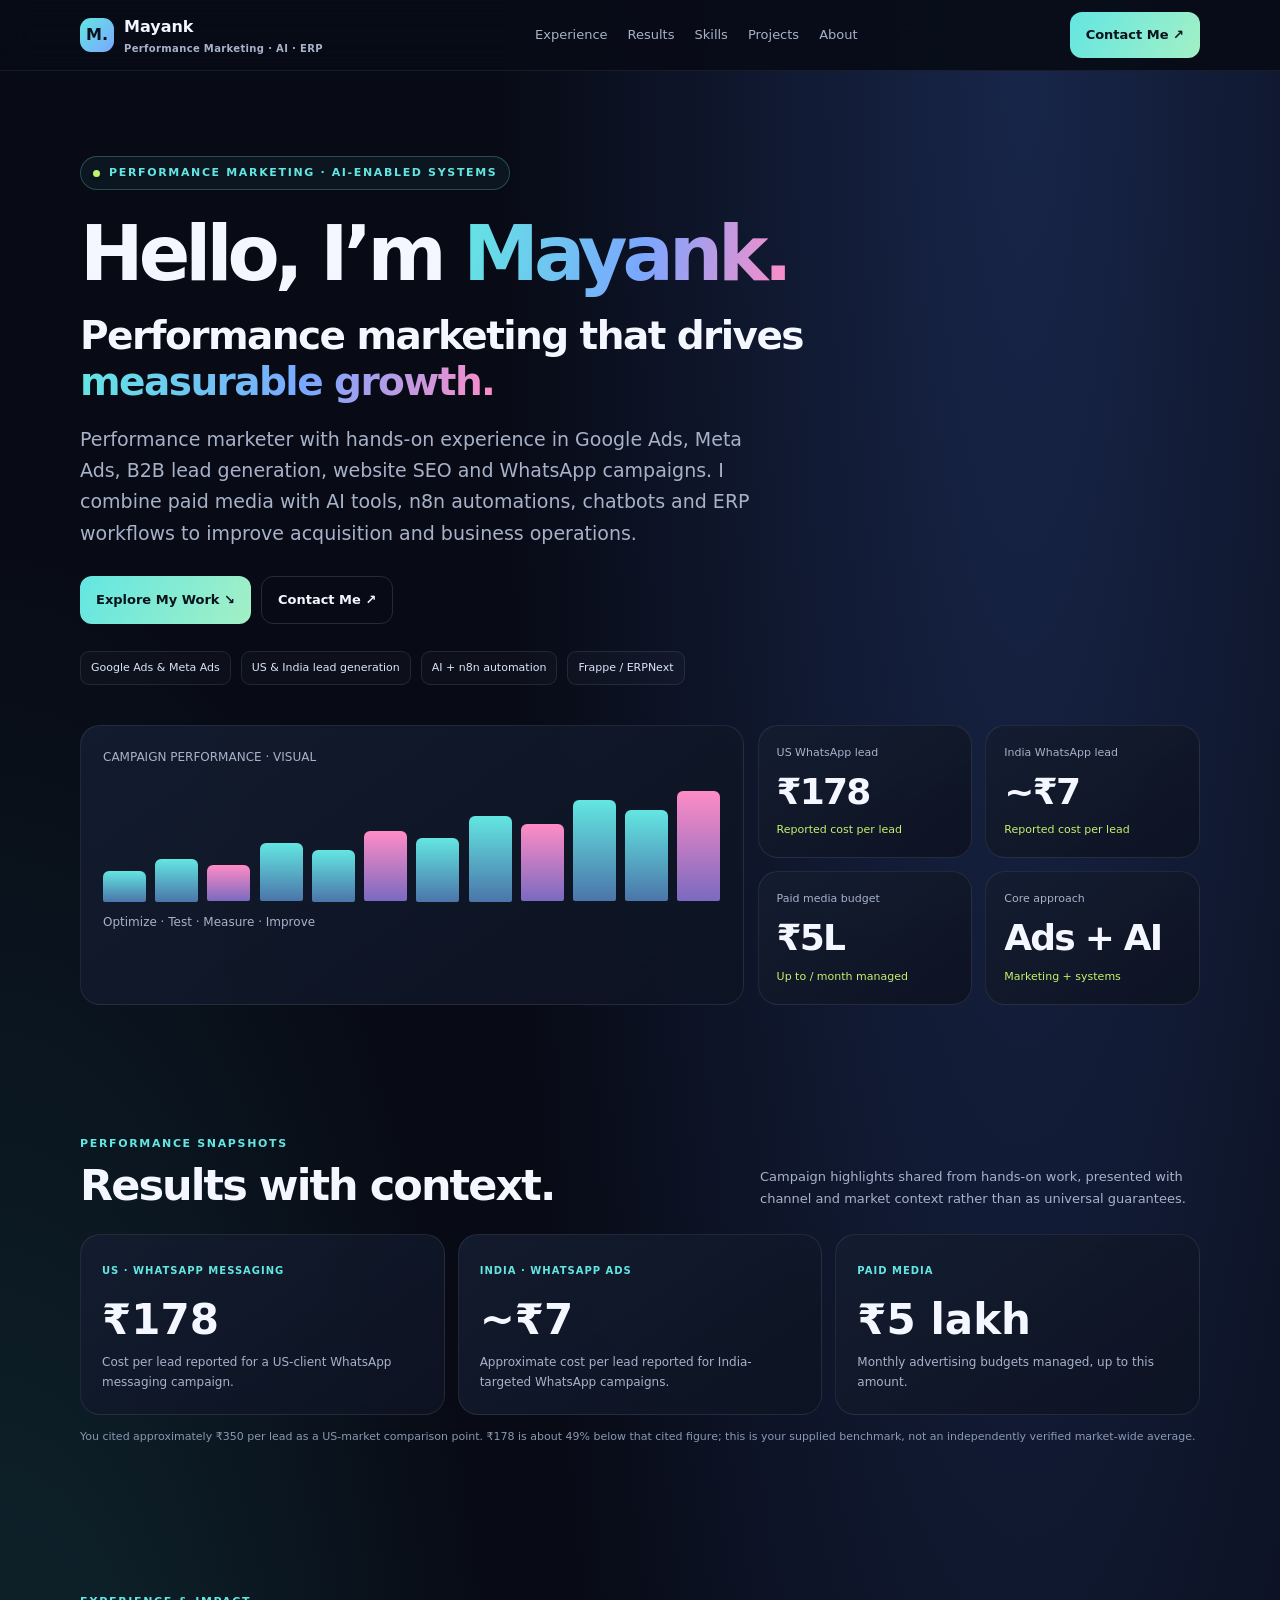
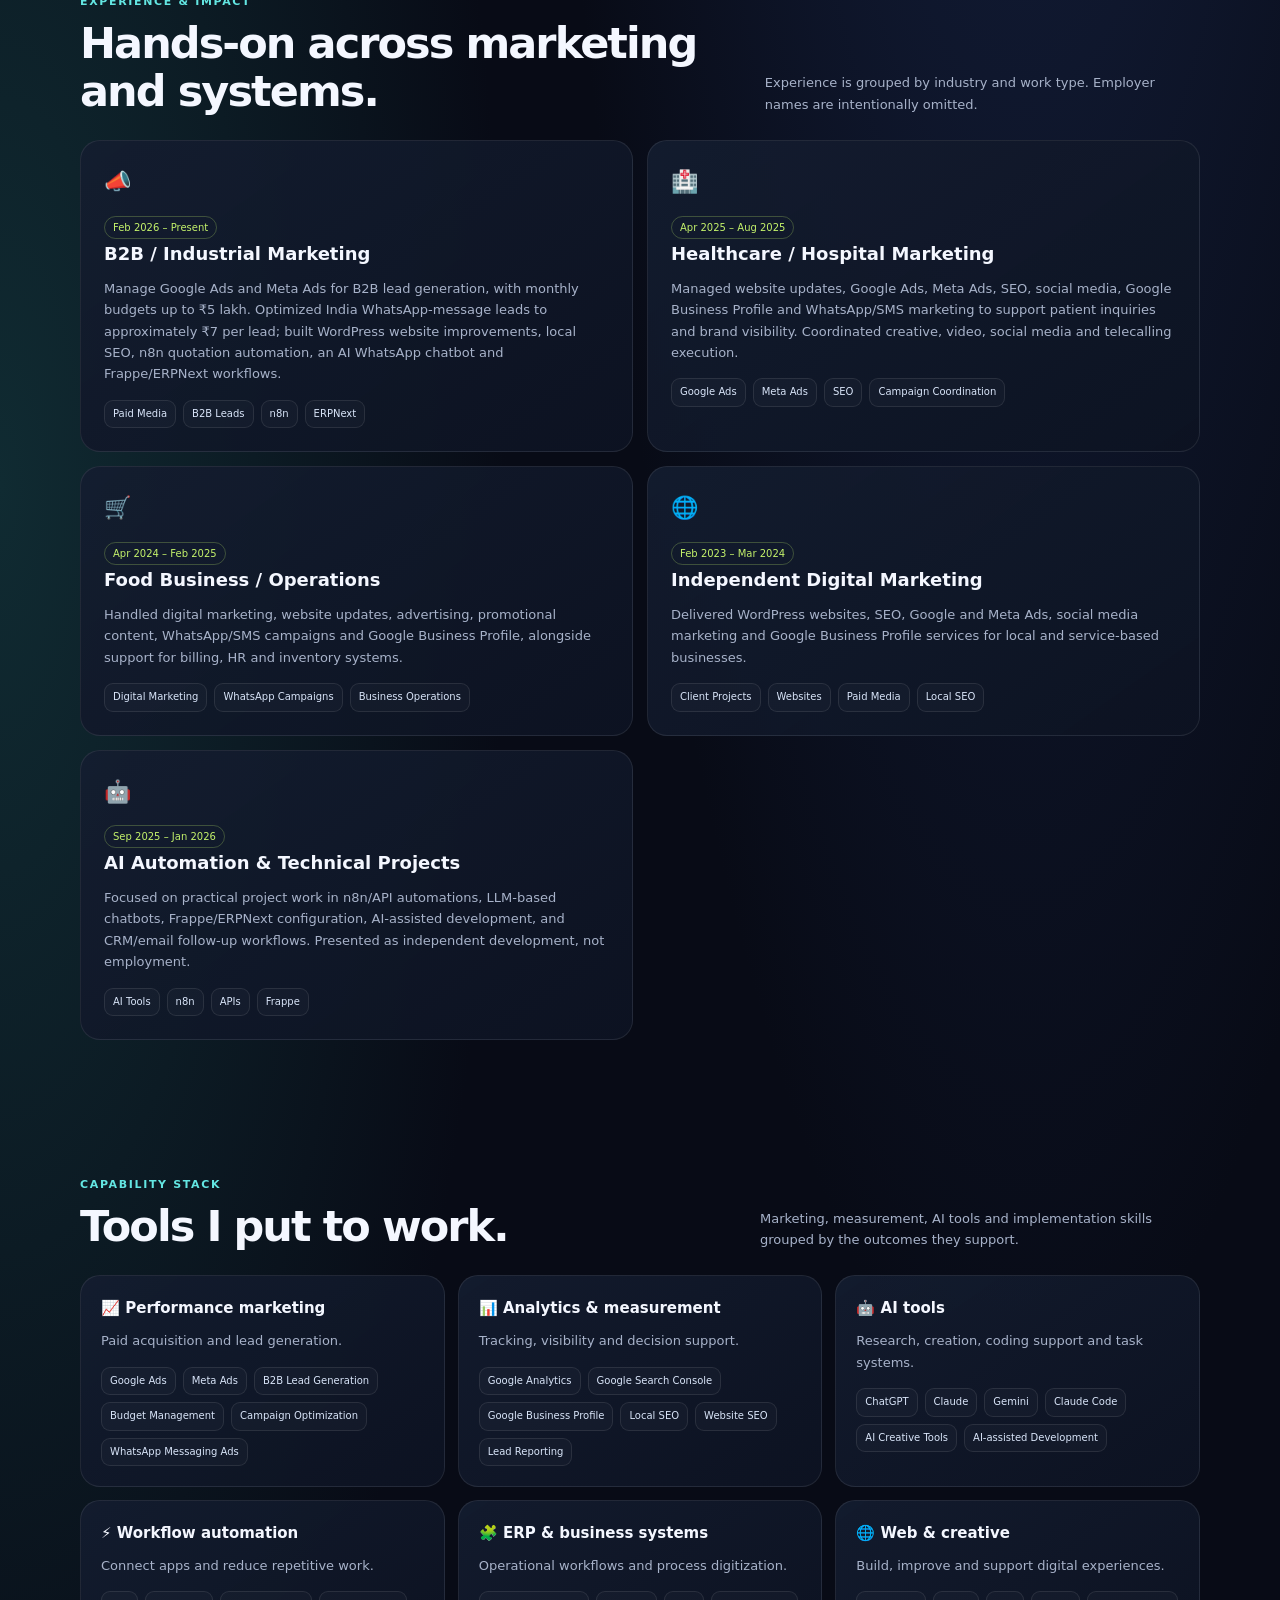
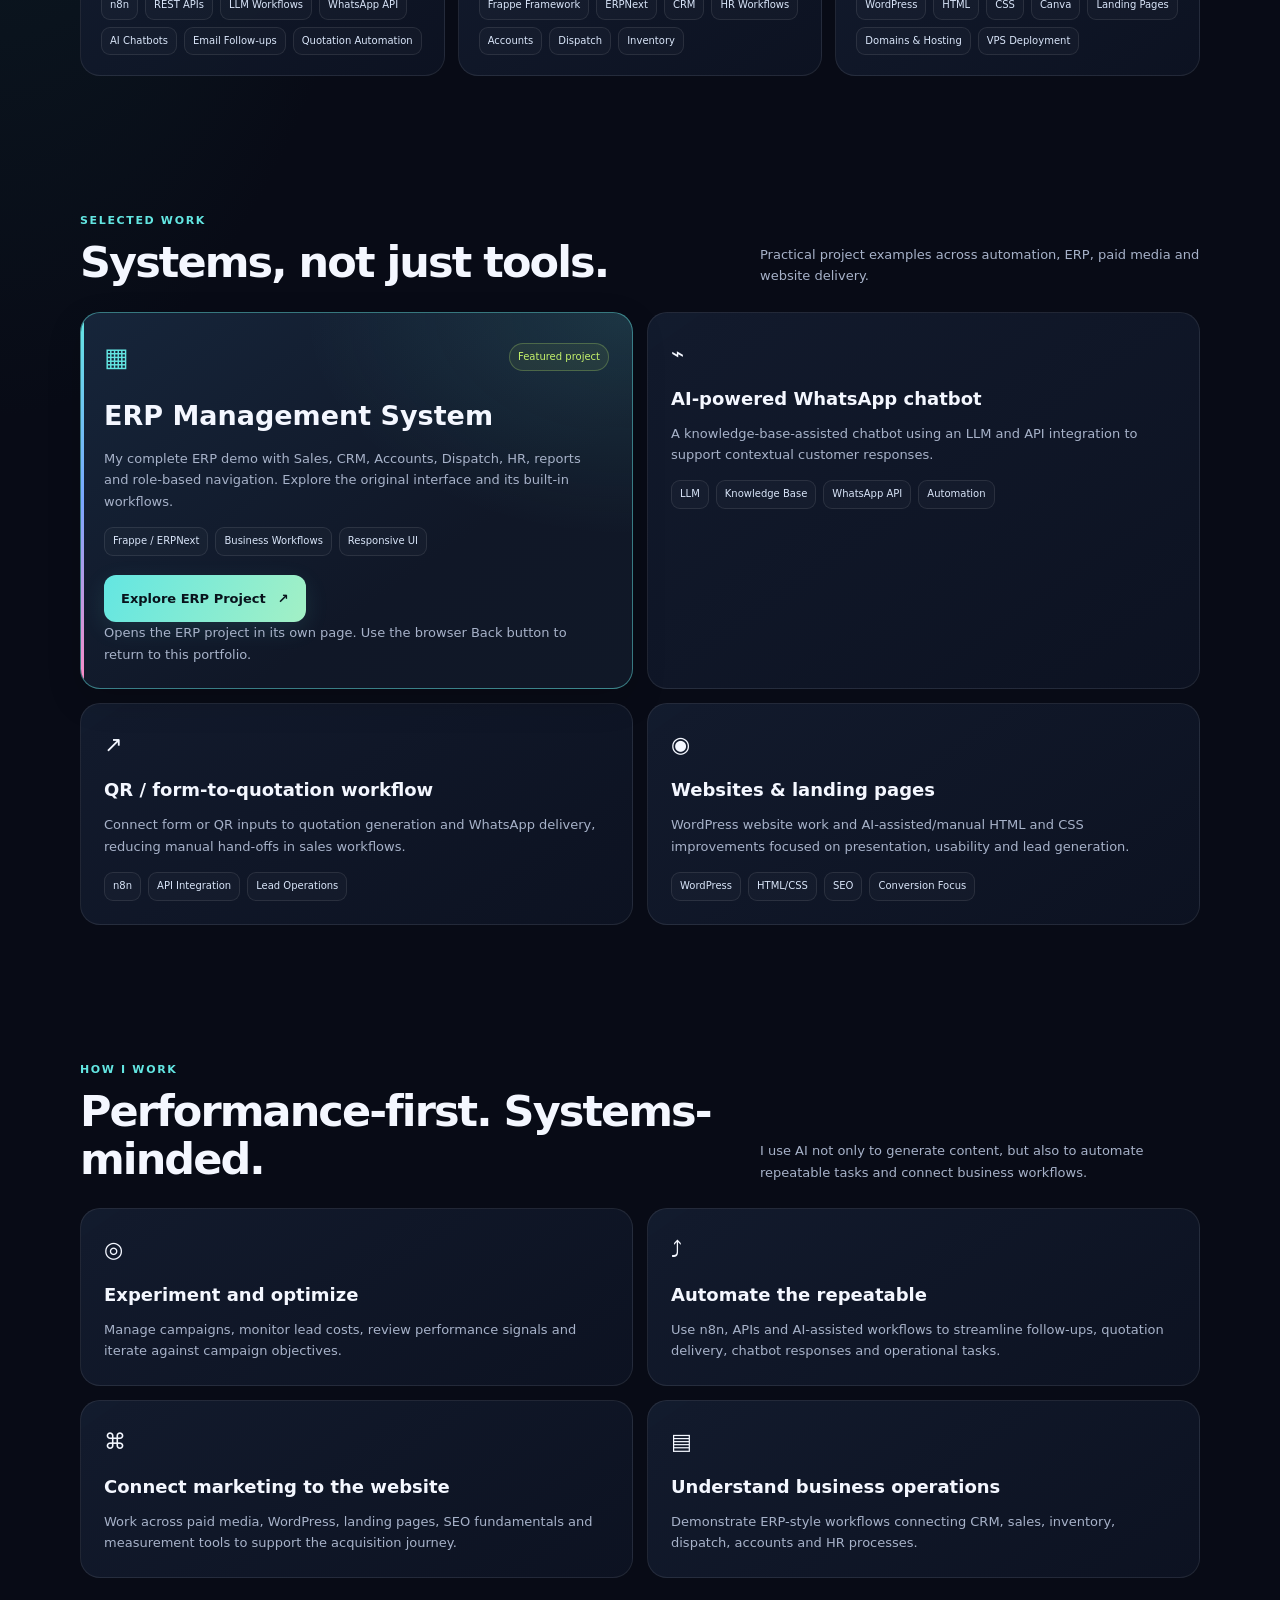
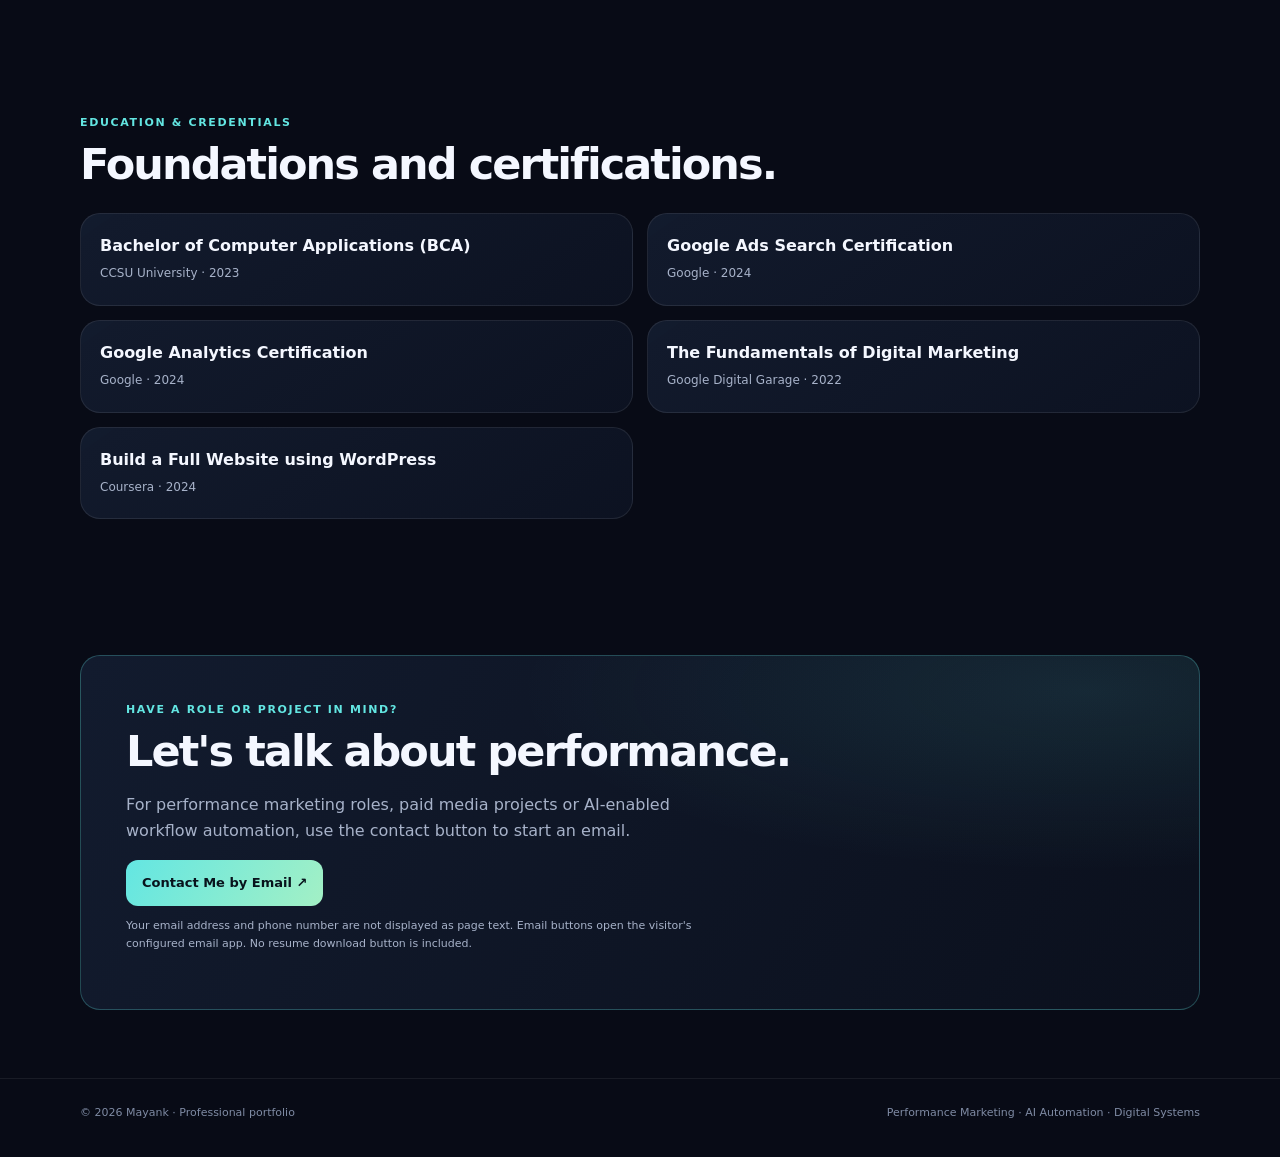
<file: index.html>
<!doctype html><html lang="en"><head><meta charset="utf-8"><meta name="viewport" content="width=device-width,initial-scale=1"><meta name="theme-color" content="#080b16"><meta name="description" content="Mayank — performance marketing, paid media, AI automation and digital systems portfolio."><title>Mayank | Performance Marketing & AI Automation</title><link rel="stylesheet" href="styles.css"></head><body>
<header class="nav"><div class="wrap navin"><a class="brand" href="#home"><span class="mark">M.</span><span>Mayank <small class="brand-sub">Performance Marketing · AI · ERP</small></span></a><nav class="links"><a href="#experience">Experience</a><a href="#results">Results</a><a href="#skills">Skills</a><a href="#projects">Projects</a><a href="#about">About</a></nav><a class="btn primary" href="mailto:dhimayank127@gmail.com?subject=Portfolio%20Enquiry">Contact Me ↗</a></div></header>
<main id="home"><section class="hero"><div class="wrap"><div class="eyebrow"><span class="pulse"></span> Performance Marketing · AI-enabled Systems</div><h1>Hello, I’m <span>Mayank.</span></h1><h2 class="heroheadline">Performance marketing that drives <span>measurable growth.</span></h2><p class="intro">Performance marketer with hands-on experience in Google Ads, Meta Ads, B2B lead generation, website SEO and WhatsApp campaigns. I combine paid media with AI tools, n8n automations, chatbots and ERP workflows to improve acquisition and business operations.</p><div class="actions"><a class="btn primary" href="#projects">Explore My Work ↘</a><a class="btn" href="mailto:dhimayank127@gmail.com?subject=Portfolio%20Enquiry">Contact Me ↗</a></div><div class="chips"><span>Google Ads & Meta Ads</span><span>US & India lead generation</span><span>AI + n8n automation</span><span>Frappe / ERPNext</span></div><div class="heroart"><div class="panel"><div class="muted">CAMPAIGN PERFORMANCE · VISUAL</div><div class="chart"><i style="height:28%"></i><i style="height:39%"></i><i style="height:33%"></i><i style="height:53%"></i><i style="height:47%"></i><i style="height:64%"></i><i style="height:58%"></i><i style="height:78%"></i><i style="height:70%"></i><i style="height:92%"></i><i style="height:83%"></i><i style="height:100%"></i></div><p class="muted">Optimize · Test · Measure · Improve</p></div><div class="metrics"><div class="metric"><small>US WhatsApp lead</small><strong>₹178</strong><em>Reported cost per lead</em></div><div class="metric"><small>India WhatsApp lead</small><strong>~₹7</strong><em>Reported cost per lead</em></div><div class="metric"><small>Paid media budget</small><strong>₹5L</strong><em>Up to / month managed</em></div><div class="metric"><small>Core approach</small><strong>Ads + AI</strong><em>Marketing + systems</em></div></div></div></div></section>
<section class="section" id="results"><div class="wrap"><div class="sectionhead reveal"><div><div class="kicker">Performance snapshots</div><h2>Results with context.</h2></div><p>Campaign highlights shared from hands-on work, presented with channel and market context rather than as universal guarantees.</p></div><div class="results"><article class="result reveal"><label>US · WhatsApp messaging</label><strong>₹178</strong><p>Cost per lead reported for a US-client WhatsApp messaging campaign.</p></article><article class="result reveal"><label>India · WhatsApp ads</label><strong>~₹7</strong><p>Approximate cost per lead reported for India-targeted WhatsApp campaigns.</p></article><article class="result reveal"><label>Paid media</label><strong>₹5 lakh</strong><p>Monthly advertising budgets managed, up to this amount.</p></article></div><p class="note">You cited approximately ₹350 per lead as a US-market comparison point. ₹178 is about 49% below that cited figure; this is your supplied benchmark, not an independently verified market-wide average.</p></div></section>
<section class="section" id="experience"><div class="wrap"><div class="sectionhead reveal"><div><div class="kicker">Experience & impact</div><h2>Hands-on across marketing and systems.</h2></div><p>Experience is grouped by industry and work type. Employer names are intentionally omitted.</p></div><div class="grid2">
<article class="card reveal"><div class="icon">📣</div><span class="pill">Feb 2026 – Present</span><h3>B2B / Industrial Marketing</h3><p>Manage Google Ads and Meta Ads for B2B lead generation, with monthly budgets up to ₹5 lakh. Optimized India WhatsApp-message leads to approximately ₹7 per lead; built WordPress website improvements, local SEO, n8n quotation automation, an AI WhatsApp chatbot and Frappe/ERPNext workflows.</p><div class="tags"><span class="tag">Paid Media</span><span class="tag">B2B Leads</span><span class="tag">n8n</span><span class="tag">ERPNext</span></div></article>
<article class="card reveal"><div class="icon">🏥</div><span class="pill">Apr 2025 – Aug 2025</span><h3>Healthcare / Hospital Marketing</h3><p>Managed website updates, Google Ads, Meta Ads, SEO, social media, Google Business Profile and WhatsApp/SMS marketing to support patient inquiries and brand visibility. Coordinated creative, video, social media and telecalling execution.</p><div class="tags"><span class="tag">Google Ads</span><span class="tag">Meta Ads</span><span class="tag">SEO</span><span class="tag">Campaign Coordination</span></div></article>
<article class="card reveal"><div class="icon">🛒</div><span class="pill">Apr 2024 – Feb 2025</span><h3>Food Business / Operations</h3><p>Handled digital marketing, website updates, advertising, promotional content, WhatsApp/SMS campaigns and Google Business Profile, alongside support for billing, HR and inventory systems.</p><div class="tags"><span class="tag">Digital Marketing</span><span class="tag">WhatsApp Campaigns</span><span class="tag">Business Operations</span></div></article>
<article class="card reveal"><div class="icon">🌐</div><span class="pill">Feb 2023 – Mar 2024</span><h3>Independent Digital Marketing</h3><p>Delivered WordPress websites, SEO, Google and Meta Ads, social media marketing and Google Business Profile services for local and service-based businesses.</p><div class="tags"><span class="tag">Client Projects</span><span class="tag">Websites</span><span class="tag">Paid Media</span><span class="tag">Local SEO</span></div></article>
<article class="card reveal"><div class="icon">🤖</div><span class="pill">Sep 2025 – Jan 2026</span><h3>AI Automation & Technical Projects</h3><p>Focused on practical project work in n8n/API automations, LLM-based chatbots, Frappe/ERPNext configuration, AI-assisted development, and CRM/email follow-up workflows. Presented as independent development, not employment.</p><div class="tags"><span class="tag">AI Tools</span><span class="tag">n8n</span><span class="tag">APIs</span><span class="tag">Frappe</span></div></article>
</div></div></section>
<section class="section" id="skills"><div class="wrap"><div class="sectionhead reveal"><div><div class="kicker">Capability stack</div><h2>Tools I put to work.</h2></div><p>Marketing, measurement, AI tools and implementation skills grouped by the outcomes they support.</p></div><div class="skillgrid">
<div class="skill reveal"><h3>📈 Performance marketing</h3><p>Paid acquisition and lead generation.</p><div class="tags"><span class="tag">Google Ads</span><span class="tag">Meta Ads</span><span class="tag">B2B Lead Generation</span><span class="tag">Budget Management</span><span class="tag">Campaign Optimization</span><span class="tag">WhatsApp Messaging Ads</span></div></div>
<div class="skill reveal"><h3>📊 Analytics & measurement</h3><p>Tracking, visibility and decision support.</p><div class="tags"><span class="tag">Google Analytics</span><span class="tag">Google Search Console</span><span class="tag">Google Business Profile</span><span class="tag">Local SEO</span><span class="tag">Website SEO</span><span class="tag">Lead Reporting</span></div></div>
<div class="skill reveal"><h3>🤖 AI tools</h3><p>Research, creation, coding support and task systems.</p><div class="tags"><span class="tag">ChatGPT</span><span class="tag">Claude</span><span class="tag">Gemini</span><span class="tag">Claude Code</span><span class="tag">AI Creative Tools</span><span class="tag">AI-assisted Development</span></div></div>
<div class="skill reveal"><h3>⚡ Workflow automation</h3><p>Connect apps and reduce repetitive work.</p><div class="tags"><span class="tag">n8n</span><span class="tag">REST APIs</span><span class="tag">LLM Workflows</span><span class="tag">WhatsApp API</span><span class="tag">AI Chatbots</span><span class="tag">Email Follow-ups</span><span class="tag">Quotation Automation</span></div></div>
<div class="skill reveal"><h3>🧩 ERP & business systems</h3><p>Operational workflows and process digitization.</p><div class="tags"><span class="tag">Frappe Framework</span><span class="tag">ERPNext</span><span class="tag">CRM</span><span class="tag">HR Workflows</span><span class="tag">Accounts</span><span class="tag">Dispatch</span><span class="tag">Inventory</span></div></div>
<div class="skill reveal"><h3>🌐 Web & creative</h3><p>Build, improve and support digital experiences.</p><div class="tags"><span class="tag">WordPress</span><span class="tag">HTML</span><span class="tag">CSS</span><span class="tag">Canva</span><span class="tag">Landing Pages</span><span class="tag">Domains & Hosting</span><span class="tag">VPS Deployment</span></div></div>
</div></div></section>
<section class="section" id="projects"><div class="wrap"><div class="sectionhead reveal"><div><div class="kicker">Selected work</div><h2>Systems, not just tools.</h2></div><p>Practical project examples across automation, ERP, paid media and website delivery.</p></div><div class="grid2">
<article class="card reveal erp-featured"><div class="erp-topline"><span class="icon">▦</span><span class="pill">Featured project</span></div><h3>ERP Management System</h3><p>My complete ERP demo with Sales, CRM, Accounts, Dispatch, HR, reports and role-based navigation. Explore the original interface and its built-in workflows.</p><div class="tags"><span class="tag">Frappe / ERPNext</span><span class="tag">Business Workflows</span><span class="tag">Responsive UI</span></div><a class="erp-button" href="./erp-demo/index.html">Explore ERP Project <span>↗</span></a><p class="fine">Opens the ERP project in its own page. Use the browser Back button to return to this portfolio.</p></article>
<article class="card reveal"><div class="icon">⌁</div><h3>AI-powered WhatsApp chatbot</h3><p>A knowledge-base-assisted chatbot using an LLM and API integration to support contextual customer responses.</p><div class="tags"><span class="tag">LLM</span><span class="tag">Knowledge Base</span><span class="tag">WhatsApp API</span><span class="tag">Automation</span></div></article>
<article class="card reveal"><div class="icon">↗</div><h3>QR / form-to-quotation workflow</h3><p>Connect form or QR inputs to quotation generation and WhatsApp delivery, reducing manual hand-offs in sales workflows.</p><div class="tags"><span class="tag">n8n</span><span class="tag">API Integration</span><span class="tag">Lead Operations</span></div></article>
<article class="card reveal"><div class="icon">◉</div><h3>Websites & landing pages</h3><p>WordPress website work and AI-assisted/manual HTML and CSS improvements focused on presentation, usability and lead generation.</p><div class="tags"><span class="tag">WordPress</span><span class="tag">HTML/CSS</span><span class="tag">SEO</span><span class="tag">Conversion Focus</span></div></article>
</div></div></section>
<section class="section" id="about"><div class="wrap"><div class="sectionhead reveal"><div><div class="kicker">How I work</div><h2>Performance-first. Systems-minded.</h2></div><p>I use AI not only to generate content, but also to automate repeatable tasks and connect business workflows.</p></div><div class="grid2"><article class="card reveal"><div class="icon">◎</div><h3>Experiment and optimize</h3><p>Manage campaigns, monitor lead costs, review performance signals and iterate against campaign objectives.</p></article><article class="card reveal"><div class="icon">⤴</div><h3>Automate the repeatable</h3><p>Use n8n, APIs and AI-assisted workflows to streamline follow-ups, quotation delivery, chatbot responses and operational tasks.</p></article><article class="card reveal"><div class="icon">⌘</div><h3>Connect marketing to the website</h3><p>Work across paid media, WordPress, landing pages, SEO fundamentals and measurement tools to support the acquisition journey.</p></article><article class="card reveal"><div class="icon">▤</div><h3>Understand business operations</h3><p>Demonstrate ERP-style workflows connecting CRM, sales, inventory, dispatch, accounts and HR processes.</p></article></div></div></section>
<section class="section"><div class="wrap"><div class="sectionhead reveal"><div><div class="kicker">Education & credentials</div><h2>Foundations and certifications.</h2></div></div><div class="grid2"><div class="edu reveal"><strong>Bachelor of Computer Applications (BCA)</strong><span>CCSU University · 2023</span></div><div class="edu reveal"><strong>Google Ads Search Certification</strong><span>Google · 2024</span></div><div class="edu reveal"><strong>Google Analytics Certification</strong><span>Google · 2024</span></div><div class="edu reveal"><strong>The Fundamentals of Digital Marketing</strong><span>Google Digital Garage · 2022</span></div><div class="edu reveal"><strong>Build a Full Website using WordPress</strong><span>Coursera · 2024</span></div></div></div></section>
<section class="section" id="contact"><div class="wrap"><div class="contactbox reveal"><div class="kicker">Have a role or project in mind?</div><h2>Let's talk about performance.</h2><p>For performance marketing roles, paid media projects or AI-enabled workflow automation, use the contact button to start an email.</p><a class="btn primary" href="mailto:dhimayank127@gmail.com?subject=Portfolio%20Enquiry">Contact Me by Email ↗</a><p class="fine">Your email address and phone number are not displayed as page text. Email buttons open the visitor's configured email app. No resume download button is included.</p></div></div></section></main>
<footer class="footer"><div class="wrap footin"><span>© <span id="year"></span> Mayank · Professional portfolio</span><span>Performance Marketing · AI Automation · Digital Systems</span></div></footer>
<script>document.getElementById('year').textContent=new Date().getFullYear();if('IntersectionObserver'in window){const obs=new IntersectionObserver(es=>es.forEach(e=>{if(e.isIntersecting){e.target.classList.add('visible');obs.unobserve(e.target)}}),{threshold:.12});document.querySelectorAll('.reveal').forEach(el=>obs.observe(el))}else document.querySelectorAll('.reveal').forEach(el=>el.classList.add('visible'));</script></body></html>
</file>
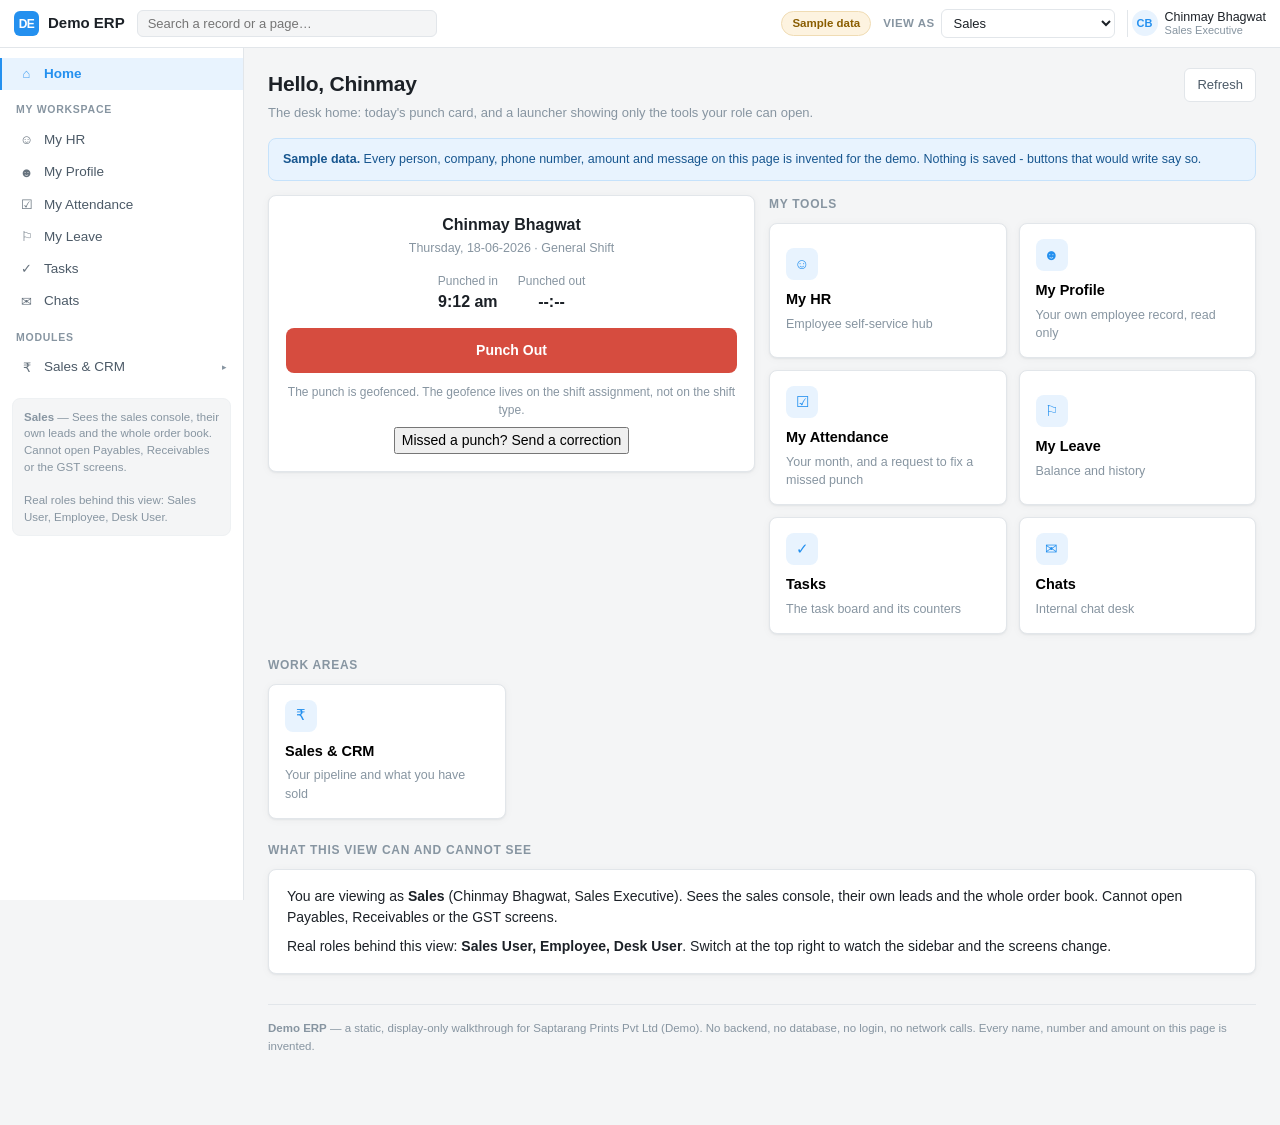
<file: erp-demo/index.html>
<!doctype html>
<html lang="en">
<head>
<meta charset="utf-8">
<meta name="viewport" content="width=device-width, initial-scale=1, viewport-fit=cover">
<meta name="color-scheme" content="light">
<meta name="theme-color" content="#ffffff">
<title>Demo ERP — a static walkthrough</title>
<meta name="description" content="A static, display-only walkthrough of a custom ERP built on an open-source framework. Sample data only.">
<meta name="robots" content="noindex">
<link rel="stylesheet" href="css/app.css">
</head>
<body>
<noscript>
  <div style="max-width:620px;margin:60px auto;padding:24px;font:14px/1.6 system-ui,sans-serif">
    <h1 style="font-size:20px">Demo ERP</h1>
    <p>This walkthrough is drawn in the browser, so it needs JavaScript switched on. There is no server behind it and
    no data is sent anywhere — every screen and every record is built from files in this folder.</p>
  </div>
</noscript>

<script src="data/schema.js"></script>
<script src="data/records.js"></script>
<script src="data/nav.js"></script>
<script src="data/pages.js"></script>
<script src="js/util.js"></script>
<script src="js/shell.js"></script>
<script src="js/router.js"></script>
<script src="js/views/list.js"></script>
<script src="js/views/form.js"></script>
<script src="js/views/kanban.js"></script>
<script src="js/views/report.js"></script>
<script src="js/views/chat.js"></script>
<script src="js/views/pages.js"></script>
<script src="js/views/screens-sales.js"></script>
<script src="js/views/screens-dispatch.js"></script>
<script src="js/views/screens-accounts.js"></script>
<script src="js/views/screens-hr.js"></script>
<script src="js/app.js"></script>
</body>
</html>
</file>
<file: styles.css>
:root{--bg:#080b16;--panel:#101626;--line:#25314a;--text:#f4f7ff;--muted:#a7b2c9;--cyan:#63e6e2;--blue:#7aa7ff;--lime:#c4f26b;--pink:#ff8cc6}*{box-sizing:border-box}html{scroll-behavior:smooth;scroll-padding-top:84px}body{margin:0;background:radial-gradient(ellipse at 80% 0%,#18264a 0,transparent 36%),radial-gradient(ellipse at 0% 35%,#102b32 0,transparent 28%),var(--bg);color:var(--text);font:16px/1.65 Inter,system-ui,sans-serif}a{color:inherit;text-decoration:none}.wrap{width:min(1120px,calc(100% - 36px));margin:auto}.nav{position:sticky;top:0;z-index:20;background:#080b16e8;backdrop-filter:blur(16px);border-bottom:1px solid #ffffff12}.navin{height:70px;display:flex;align-items:center;justify-content:space-between;gap:18px}.brand{display:flex;align-items:center;gap:10px;font-weight:850}.mark{display:grid;place-items:center;width:34px;height:34px;border-radius:11px;background:linear-gradient(135deg,var(--cyan),var(--blue));color:#07111c}.links{display:flex;gap:20px;color:var(--muted);font-size:13px}.links a:hover{color:var(--cyan)}.btn{display:inline-flex;align-items:center;justify-content:center;gap:8px;padding:12px 16px;border-radius:12px;font-weight:750;font-size:13px;border:1px solid #ffffff20;transition:.2s}.btn:hover{transform:translateY(-2px);border-color:var(--cyan)}.primary{background:linear-gradient(120deg,var(--cyan),#a3f0c5);color:#08131c;border:0}.hero{padding:85px 0 62px}.eyebrow,.kicker{color:var(--cyan);font-size:11px;font-weight:850;letter-spacing:.15em;text-transform:uppercase}.eyebrow{display:inline-flex;align-items:center;gap:9px;border:1px solid #63e6e244;background:#63e6e20d;padding:7px 12px;border-radius:99px}.pulse{width:7px;height:7px;border-radius:50%;background:var(--lime);animation:pulse 2s infinite}@keyframes pulse{50%{box-shadow:0 0 0 8px #c4f26b00}}h1{font-size:clamp(43px,7vw,76px);line-height:1.02;letter-spacing:-.065em;max-width:850px;margin:25px 0 20px}h1 span{background:linear-gradient(100deg,var(--cyan),var(--blue) 55%,var(--pink));-webkit-background-clip:text;background-clip:text;color:transparent}.intro{max-width:700px;color:var(--muted);font-size:clamp(16px,2vw,19px)}.actions,.chips,.tags{display:flex;flex-wrap:wrap;gap:10px}.actions{margin:27px 0}.chips span,.tag{font-size:11px;color:#d9e5f9;border:1px solid #ffffff18;background:#ffffff06;border-radius:9px;padding:7px 10px}.heroart{margin-top:40px;display:grid;grid-template-columns:1.2fr .8fr;gap:14px}.panel,.card,.skill,.metric,.result,.edu,.contactbox{border:1px solid #ffffff15;background:linear-gradient(145deg,#141d30e8,#0d1322f2);border-radius:20px}.panel{padding:22px}.chart{height:110px;display:flex;align-items:end;gap:9px;margin-top:24px}.chart i{display:block;flex:1;border-radius:6px 6px 2px 2px;background:linear-gradient(var(--cyan),#4b75a9);transform-origin:bottom;animation:rise .9s ease both}.chart i:nth-child(3n){background:linear-gradient(var(--pink),#7a6ac0)}@keyframes rise{from{transform:scaleY(.04)}to{transform:scaleY(1)}}.muted{color:var(--muted);font-size:12px}.metrics{display:grid;grid-template-columns:1fr 1fr;gap:13px}.metric{padding:18px;display:flex;flex-direction:column;justify-content:space-between;min-height:125px}.metric small{color:var(--muted);font-size:11px}.metric strong{font-size:clamp(25px,3vw,36px);letter-spacing:-.05em}.metric em{font-size:11px;color:var(--lime);font-style:normal}.section{padding:68px 0}.sectionhead{display:flex;justify-content:space-between;align-items:end;gap:20px;margin-bottom:25px}.sectionhead p{color:var(--muted);max-width:440px;font-size:13px;margin:0}h2{font-size:clamp(29px,4vw,43px);line-height:1.12;letter-spacing:-.045em;margin:8px 0 0}.heroheadline{font-size:clamp(24px,4.4vw,39px);line-height:1.18;letter-spacing:-.04em;max-width:790px;margin:0 0 16px}.heroheadline span{background:linear-gradient(100deg,var(--cyan),var(--blue) 55%,var(--pink));-webkit-background-clip:text;background-clip:text;color:transparent}.grid2{display:grid;grid-template-columns:repeat(2,minmax(0,1fr));gap:14px}.card{padding:23px;transition:.25s}.card:hover,.skill:hover{transform:translateY(-4px);border-color:#63e6e255}.card h3,.skill h3{margin:0 0 9px;font-size:18px}.card p,.skill p{margin:0;color:var(--muted);font-size:13px}.icon{font-size:22px;margin-bottom:12px}.tags{margin-top:15px;gap:7px}.tag{padding:5px 8px;font-size:10px}.results{display:grid;grid-template-columns:repeat(3,1fr);gap:13px}.result{padding:21px}.result label{color:var(--cyan);font-size:10px;font-weight:850;letter-spacing:.1em;text-transform:uppercase}.result strong{display:block;font-size:clamp(27px,4vw,42px);line-height:1.2;margin:12px 0 8px}.result p{font-size:12px;color:var(--muted);margin:0}.note{font-size:11px;color:#8998b3;margin-top:13px}.skillgrid{display:grid;grid-template-columns:repeat(3,minmax(0,1fr));gap:13px}.skill{padding:20px;transition:.25s}.skill h3{font-size:15px}.projectlink{display:inline-flex;margin-top:15px;color:var(--cyan);font-size:12px;font-weight:800}.pill{font-size:10px;color:var(--lime);border:1px solid #c4f26b40;border-radius:99px;padding:5px 8px}.edu{padding:19px}.edu strong{display:block}.edu span{color:var(--muted);font-size:12px}.contactbox{padding:clamp(24px,5vw,45px);background:radial-gradient(ellipse at 90% 10%,#63e6e21b,transparent 40%),linear-gradient(120deg,#121b2e,#0b101d);border-color:#63e6e244}.contactbox p{color:var(--muted);max-width:600px}.fine{font-size:11px;color:#8492ac}.footer{padding:25px 0 35px;color:#7f8ba4;font-size:11px;border-top:1px solid #ffffff12}.footin{display:flex;justify-content:space-between;gap:15px;flex-wrap:wrap}.reveal{opacity:0;transform:translateY(14px);transition:opacity .6s,transform .6s}.reveal.visible{opacity:1;transform:none}@media(max-width:760px){.links{display:none}.hero{padding-top:62px}.heroart{grid-template-columns:1fr}.section{padding:50px 0}.sectionhead{display:block}.sectionhead p{margin-top:12px}.grid2,.skillgrid{grid-template-columns:1fr}.results{grid-template-columns:1fr}.navin{height:63px}.metrics{grid-template-columns:1fr 1fr}}@media(prefers-reduced-motion:reduce){*,*:before,*:after{animation:none!important;transition:none!important;scroll-behavior:auto!important}.reveal{opacity:1;transform:none}}
/* Portfolio brand and featured ERP project */
.brand-sub{display:block;color:var(--muted);font-size:10px;font-weight:650;letter-spacing:.035em;line-height:1.35;margin-top:2px}
.erp-featured{position:relative;overflow:hidden;border-color:#63e6e277;background:radial-gradient(ellipse at 100% 0%,#63e6e222,transparent 42%),linear-gradient(145deg,#16253a,#101727 65%,#101827);box-shadow:0 12px 34px #00000026}
.erp-featured:before{content:"";position:absolute;inset:0 auto 0 0;width:3px;background:linear-gradient(var(--cyan),var(--blue),var(--pink))}
.erp-topline{display:flex;align-items:center;justify-content:space-between;gap:12px}
.erp-topline .icon{margin:0;color:var(--cyan);font-size:26px}
.erp-featured h3{font-size:clamp(21px,3vw,27px);margin-top:16px}
.erp-featured .pill{background:#c4f26b12}
.erp-button{display:inline-flex;align-items:center;justify-content:center;gap:12px;margin-top:19px;padding:13px 17px;border-radius:12px;background:linear-gradient(115deg,var(--cyan),#a3f0c5);color:#08131c;font-size:13px;font-weight:850;box-shadow:0 7px 24px #63e6e21c;transition:transform .2s,box-shadow .2s}
.erp-button:hover{transform:translateY(-3px);box-shadow:0 12px 30px #63e6e240}
@media(max-width:760px){.brand-sub{font-size:9px}.erp-button{width:100%}}
</file>
<file: erp-demo/css/app.css>
/* Demo ERP - static display-only demo. Hand-written CSS, no frameworks. */
:root{
  --bg:#f4f5f6; --panel:#fff; --line:#e2e6ea; --line-soft:#eef1f3;
  --ink:#1c2127; --ink-2:#4c5a67; --ink-3:#8795a1;
  --accent:#2490ef; --accent-ink:#fff; --accent-soft:#e8f3fe;
  --green:#38a169; --green-soft:#e7f6ec;
  --amber:#c9881a; --amber-soft:#fdf3e0;
  --red:#d64c3f;  --red-soft:#fdecea;
  --purple:#7b5ea7; --purple-soft:#f1ebfa;
  --cyan:#1f8a9b; --cyan-soft:#e4f4f6;
  --pink:#c2558b; --pink-soft:#fbeaf3;
  --grey:#7a8793; --grey-soft:#eef0f2;
  --radius:8px; --shadow:0 1px 2px rgba(25,39,52,.06),0 1px 10px rgba(25,39,52,.04);
  --side:244px; --top:48px;
}
*{box-sizing:border-box}
html,body{margin:0;padding:0}
/* overflow-x:clip, not hidden: clip does not create a scroll container, so the
   sticky chat composer still sticks. hidden is the fallback for older engines. */
html{overflow-x:hidden;overflow-x:clip}
body{overflow-x:hidden;overflow-x:clip}
body{
  background:var(--bg); color:var(--ink);
  font:14px/1.5 -apple-system,BlinkMacSystemFont,"Segoe UI",Roboto,"Helvetica Neue",Arial,sans-serif;
  -webkit-font-smoothing:antialiased;
}
a{color:var(--accent);text-decoration:none}
a:hover{text-decoration:underline}
button{font:inherit;cursor:pointer}
h1,h2,h3,h4{margin:0;font-weight:600;letter-spacing:-.01em}
table{border-collapse:collapse;width:100%}

/* ---------- top bar ---------- */
.topbar{
  position:fixed;top:0;left:0;right:0;height:var(--top);z-index:40;
  background:var(--panel);border-bottom:1px solid var(--line);
  display:flex;align-items:center;gap:12px;padding:0 14px;
}
.brand{display:flex;align-items:center;gap:9px;font-weight:700;font-size:15px;white-space:nowrap}
.brand .logo{
  width:25px;height:25px;border-radius:6px;background:var(--accent);color:#fff;
  display:grid;place-items:center;font-size:12px;font-weight:700;letter-spacing:-.5px;
}
.burger,.iconbtn{
  display:none;background:var(--panel);border:1px solid var(--line);border-radius:6px;
  width:32px;height:30px;color:var(--ink-2);line-height:1;
  align-items:center;justify-content:center;flex:none;
}
.burger:hover,.iconbtn:hover{background:var(--bg);color:var(--ink)}
.topbar .spacer{flex:1}
.samplechip{
  background:var(--amber-soft);color:#8a5d00;border:1px solid #f0dcb4;
  border-radius:999px;padding:3px 10px;font-size:11.5px;font-weight:600;white-space:nowrap;
}
.topsearch{
  flex:0 1 300px;min-width:0;background:var(--bg);border:1px solid var(--line);
  border-radius:6px;padding:5px 10px;font-size:13px;color:var(--ink);
}
.roleswitch{display:flex;align-items:center;gap:6px}
.roleswitch label{font-size:11.5px;color:var(--ink-3);font-weight:600;text-transform:uppercase;letter-spacing:.04em}
.roleswitch select{
  background:var(--panel);border:1px solid var(--line);border-radius:6px;
  padding:5px 8px;font-size:13px;color:var(--ink);
}
.whoami{
  display:flex;align-items:center;gap:7px;padding-left:4px;border-left:1px solid var(--line);
}
.avatar{
  width:26px;height:26px;border-radius:50%;background:var(--accent-soft);color:var(--accent);
  display:grid;place-items:center;font-size:11px;font-weight:700;
}
.whoami .nm{font-size:12.5px;line-height:1.15}
.whoami .nm small{display:block;color:var(--ink-3);font-size:11px}

/* ---------- sidebar ---------- */
.sidebar{
  position:fixed;top:var(--top);bottom:0;left:0;width:var(--side);z-index:30;
  background:var(--panel);border-right:1px solid var(--line);
  overflow-y:auto;padding:10px 0 40px;
}
.side-h{
  padding:12px 16px 6px;font-size:10.5px;font-weight:700;color:var(--ink-3);
  text-transform:uppercase;letter-spacing:.07em;
}
.side-item{
  display:flex;align-items:center;gap:9px;width:100%;text-align:left;
  padding:6px 16px;border:0;background:none;color:var(--ink-2);font-size:13.5px;
  border-left:2px solid transparent;
}
.side-item:hover{background:var(--bg);color:var(--ink)}
.side-item.on{background:var(--accent-soft);color:var(--accent);font-weight:600;border-left-color:var(--accent)}
.side-item .ic{width:17px;text-align:center;font-size:13px;opacity:.85;flex:none}
.side-item .tw{flex:1;min-width:0;overflow:hidden;text-overflow:ellipsis;white-space:nowrap}
.side-item .caret{font-size:9px;color:var(--ink-3);flex:none;transition:transform .15s}
.side-item.open .caret{transform:rotate(90deg)}
.side-kids .side-item{padding-left:42px;font-size:13px}
.side-kids{display:none}
.side-kids.open{display:block}
.side-scrim{display:none}
.side-note{
  margin:14px 12px 0;padding:10px 11px;border-radius:var(--radius);
  background:var(--bg);border:1px solid var(--line-soft);font-size:11.5px;color:var(--ink-3);line-height:1.45;
}

/* ---------- main ---------- */
.main{margin:var(--top) 0 0 var(--side);padding:20px 24px 70px;max-width:1360px}
.crumbs{font-size:12px;color:var(--ink-3);margin-bottom:6px}
.crumbs button{background:none;border:0;color:var(--ink-3);padding:0;font-size:12px}
.crumbs button:hover{color:var(--accent);text-decoration:underline}
.pagehead{display:flex;align-items:flex-start;gap:14px;flex-wrap:wrap;margin-bottom:16px}
.pagehead h1{font-size:21px}
.pagehead .sub{color:var(--ink-3);font-size:13px;margin-top:3px;max-width:760px}
.pagehead .acts{margin-left:auto;display:flex;gap:8px;flex-wrap:wrap}

.btn{
  border:1px solid var(--line);background:var(--panel);color:var(--ink-2);
  border-radius:6px;padding:6px 12px;font-size:13px;font-weight:500;
}
.btn:hover{background:var(--bg);color:var(--ink)}
.btn.primary{background:var(--accent);border-color:var(--accent);color:var(--accent-ink);font-weight:600}
.btn.primary:hover{background:#1b7fd6;color:#fff}
.btn.danger{color:var(--red);border-color:#f2cfcb}
.btn.sm{padding:3px 9px;font-size:12px}
.btn.on{background:var(--accent-soft);border-color:#b8dcfb;color:var(--accent);font-weight:600}
.btn[disabled]{opacity:.5;cursor:not-allowed}

.card{background:var(--panel);border:1px solid var(--line);border-radius:var(--radius);box-shadow:var(--shadow)}
.card-pad{padding:16px 18px}
.sec{font-size:12px;font-weight:700;color:var(--ink-3);text-transform:uppercase;letter-spacing:.06em;margin:22px 0 10px}
.sec:first-child{margin-top:0}
.muted{color:var(--ink-3)}
.small{font-size:12px}
.nowrap{white-space:nowrap}
.right{text-align:right}
.mono{font-variant-numeric:tabular-nums}

/* ---------- indicators ---------- */
.ind{
  display:inline-flex;align-items:center;gap:5px;font-size:11.5px;font-weight:600;
  padding:2px 8px;border-radius:999px;background:var(--grey-soft);color:var(--grey);white-space:nowrap;
}
.ind::before{content:"";width:6px;height:6px;border-radius:50%;background:currentColor;flex:none}
.ind.green{background:var(--green-soft);color:#2a7a4d}
.ind.amber{background:var(--amber-soft);color:#946312}
.ind.red{background:var(--red-soft);color:#b03a2e}
.ind.blue{background:var(--accent-soft);color:#1b6fbd}
.ind.purple{background:var(--purple-soft);color:#64499a}
.ind.cyan{background:var(--cyan-soft);color:#176d7c}
.ind.pink{background:var(--pink-soft);color:#a8407a}
.ind.grey{background:var(--grey-soft);color:#66717c}
.ind.plain::before{display:none}

/* ---------- filter bar ---------- */
.fbar{
  display:flex;gap:8px;flex-wrap:wrap;align-items:center;
  background:var(--panel);border:1px solid var(--line);border-radius:var(--radius);
  padding:10px 12px;margin-bottom:14px;box-shadow:var(--shadow);
}
.fbar input[type=text],.fbar input[type=date],.fbar input[type=month],.fbar select{
  border:1px solid var(--line);border-radius:6px;padding:5px 9px;font:inherit;font-size:13px;
  background:var(--panel);color:var(--ink);max-width:100%;
}
.fbar input[type=text]{flex:1 1 230px;min-width:150px}
.fbar .count{margin-left:auto;font-size:12px;color:var(--ink-3);white-space:nowrap}
/* display:contents keeps the desktop bar exactly as it was - the wrapper adds
   no box of its own. Below the phone breakpoint it becomes a real panel. */
.fbar-more{display:contents}
.fbar-toggle{display:none}

/* ---------- data table ---------- */
.tablewrap{background:var(--panel);border:1px solid var(--line);border-radius:var(--radius);box-shadow:var(--shadow);overflow-x:auto}
table.dt{font-size:13px;min-width:580px}
table.dt thead th{
  text-align:left;font-size:10.5px;font-weight:700;color:var(--ink-3);
  text-transform:uppercase;letter-spacing:.055em;padding:9px 12px;
  background:var(--bg);border-bottom:1px solid var(--line);white-space:nowrap;
}
table.dt tbody td{padding:9px 12px;border-bottom:1px solid var(--line-soft);vertical-align:middle}
table.dt tbody tr:last-child td{border-bottom:0}
table.dt tbody tr.clickable{cursor:pointer}
table.dt tbody tr.clickable:hover{background:#fafbfc}
table.dt .lnk{color:var(--accent);font-weight:600}
table.dt td.num,table.dt th.num{text-align:right;font-variant-numeric:tabular-nums;white-space:nowrap}
.empty{padding:34px 18px;text-align:center;color:var(--ink-3);font-size:13px}

/* ---------- number cards ---------- */
.cards{display:grid;grid-template-columns:repeat(auto-fill,minmax(176px,1fr));gap:12px;margin-bottom:6px}
.ncard{
  background:var(--panel);border:1px solid var(--line);border-radius:var(--radius);
  padding:13px 15px;box-shadow:var(--shadow);text-align:left;width:100%;
}
.ncard:hover{border-color:#cdd6de}
.ncard .lab{font-size:11.5px;color:var(--ink-3);font-weight:600;text-transform:uppercase;letter-spacing:.04em}
.ncard .val{font-size:25px;font-weight:700;margin-top:5px;letter-spacing:-.02em}
.ncard .hint{font-size:11.5px;color:var(--ink-3);margin-top:3px}
.ncard.c-blue .val{color:var(--accent)} .ncard.c-green .val{color:var(--green)}
.ncard.c-amber .val{color:var(--amber)} .ncard.c-red .val{color:var(--red)}
.ncard.c-purple .val{color:var(--purple)} .ncard.c-grey .val{color:var(--ink-2)}

/* ---------- tiles (home / module landing) ---------- */
.tiles{display:grid;grid-template-columns:repeat(auto-fill,minmax(228px,1fr));gap:12px}
.tile{
  background:var(--panel);border:1px solid var(--line);border-radius:var(--radius);
  padding:15px 16px;box-shadow:var(--shadow);text-align:left;display:block;width:100%;
}
.tile:hover{border-color:var(--accent);box-shadow:0 2px 14px rgba(36,144,239,.12)}
.tile .ic{
  width:32px;height:32px;border-radius:8px;background:var(--accent-soft);color:var(--accent);
  display:grid;place-items:center;font-size:15px;margin-bottom:9px;
}
.tile .t{font-weight:600;font-size:14.5px}
.tile .h{color:var(--ink-3);font-size:12.5px;margin-top:4px;line-height:1.45}
.bigbtns{display:grid;grid-template-columns:repeat(auto-fit,minmax(252px,1fr));gap:12px}
.bigbtn{
  background:var(--panel);border:1px solid var(--line);border-left:3px solid var(--accent);
  border-radius:var(--radius);padding:15px 17px;box-shadow:var(--shadow);text-align:left;
}
.bigbtn:hover{background:#fafcff}
.bigbtn .t{display:block;font-weight:600;font-size:14.5px}
.bigbtn .h{display:block;color:var(--ink-3);font-size:12.5px;margin-top:5px;line-height:1.45}

/* link groups (ERPNext "card break" lists) */
.linkgroups{display:grid;grid-template-columns:repeat(auto-fill,minmax(250px,1fr));gap:14px}
.linkgroup{background:var(--panel);border:1px solid var(--line);border-radius:var(--radius);box-shadow:var(--shadow);padding:13px 15px}
.linkgroup h4{font-size:13px;margin-bottom:7px}
.linkgroup ul{list-style:none;margin:0;padding:0}
.linkgroup li{padding:3px 0;font-size:13px}
.linkgroup li button{background:none;border:0;padding:0;color:var(--accent);font-size:13px;text-align:left}
.linkgroup li button:hover{text-decoration:underline}
.linkgroup li.plain{color:var(--ink-3)}

/* ---------- form ---------- */
.formbar{
  display:flex;align-items:center;gap:9px;flex-wrap:wrap;background:var(--panel);
  border:1px solid var(--line);border-radius:var(--radius);padding:10px 14px;
  margin-bottom:14px;box-shadow:var(--shadow);
}
.formbar .nm{font-weight:700;font-size:15px}
.formbar .acts{margin-left:auto;display:flex;gap:7px;flex-wrap:wrap}
.tabs{display:flex;gap:2px;border-bottom:1px solid var(--line);margin-bottom:16px;overflow-x:auto}
.tabs button{
  background:none;border:0;border-bottom:2px solid transparent;padding:8px 14px;
  font-size:13.5px;color:var(--ink-3);font-weight:500;white-space:nowrap;
}
.tabs button.on{color:var(--accent);border-bottom-color:var(--accent);font-weight:600}
.fsec{background:var(--panel);border:1px solid var(--line);border-radius:var(--radius);padding:15px 18px;margin-bottom:13px;box-shadow:var(--shadow)}
.fsec > h4{font-size:12px;font-weight:700;color:var(--ink-3);text-transform:uppercase;letter-spacing:.06em;margin-bottom:12px}
.fcols{display:grid;gap:12px 28px;grid-template-columns:repeat(auto-fit,minmax(246px,1fr))}
.fld{margin-bottom:11px}
.fld label{display:block;font-size:11.5px;font-weight:600;color:var(--ink-3);margin-bottom:3px}
.fld label .req{color:var(--red)}
.fld .v{
  border:1px solid var(--line);border-radius:6px;padding:6px 9px;background:var(--panel);
  font-size:13.5px;min-height:32px;word-break:break-word;
}
.fld .v.ro{background:var(--bg);color:var(--ink-2)}
.fld .v.blank{color:var(--ink-3);font-style:italic}
.fld .v.big{min-height:62px;white-space:pre-wrap}
.fld.chk .v{border:0;padding:0;background:none;min-height:0;display:flex;align-items:center;gap:7px}
.fld .box{width:14px;height:14px;border:1.5px solid var(--ink-3);border-radius:3px;display:inline-grid;place-items:center;font-size:10px;color:var(--panel);flex:none}
.fld .box.on{background:var(--accent);border-color:var(--accent);color:#fff}
.fld .hint{font-size:11.5px;color:var(--ink-3);margin-top:3px}
.fld .v select,.fld .v input{border:0;background:none;font:inherit;width:100%;padding:0;color:inherit;outline:none}
.gridlabel{font-size:11.5px;font-weight:600;color:var(--ink-3);margin:4px 0 6px}
table.grid{font-size:12.5px;border:1px solid var(--line);border-radius:6px;overflow:hidden}
table.grid th{background:var(--bg);font-size:10.5px;text-transform:uppercase;letter-spacing:.05em;color:var(--ink-3);text-align:left;padding:7px 9px;border-bottom:1px solid var(--line)}
table.grid td{padding:7px 9px;border-bottom:1px solid var(--line-soft)}
table.grid tr:last-child td{border-bottom:0}
.stagetrack{display:flex;gap:4px;flex-wrap:wrap;align-items:center;margin-bottom:4px}
.stagetrack .st{
  font-size:11.5px;padding:3px 10px;border-radius:999px;background:var(--grey-soft);color:var(--ink-3);font-weight:600;
}
.stagetrack .st.done{background:var(--green-soft);color:#2a7a4d}
.stagetrack .st.now{background:var(--accent);color:#fff}
.stagetrack .arr{color:var(--ink-3);font-size:10px}
.partycard{background:var(--bg);border:1px solid var(--line);border-radius:var(--radius);padding:12px 14px}
.partycard .pn{font-weight:700;font-size:14px}
.partycard .pr{font-size:12.5px;color:var(--ink-2);margin-top:3px}

/* ---------- kanban ---------- */
.kbwrap{overflow-x:auto;padding-bottom:10px}
.kb{display:flex;gap:12px;align-items:flex-start;min-height:320px}
.kbcol{flex:0 0 252px;background:#eef1f3;border-radius:var(--radius);padding:9px;border:1px solid var(--line)}
.kbcol.drop{background:var(--accent-soft);border-color:#9fcdf7;border-style:dashed}
.kbcol h4{font-size:12px;display:flex;align-items:center;gap:6px;margin-bottom:9px;padding:0 2px}
.kbcol h4 .dot{width:8px;height:8px;border-radius:50%;flex:none}
.kbcol h4 .n{margin-left:auto;background:var(--panel);border:1px solid var(--line);border-radius:999px;padding:0 7px;font-size:11px;color:var(--ink-3);font-weight:600}
.kbcard{
  background:var(--panel);border:1px solid var(--line);border-radius:6px;padding:9px 11px;
  margin-bottom:8px;box-shadow:0 1px 2px rgba(25,39,52,.05);cursor:grab;
}
.kbcard:hover{border-color:#c9d4de}
.kbcard.dragging{opacity:.45}
.kbcard .ttl{font-weight:600;font-size:13px;margin-bottom:3px}
.kbcard .rw{font-size:11.5px;color:var(--ink-3);display:flex;gap:6px;flex-wrap:wrap}
.kbcard .mv{margin-top:7px;width:100%;font-size:11.5px;padding:3px 6px;border:1px solid var(--line);border-radius:5px;background:var(--bg);color:var(--ink-2)}
.kbhint{font-size:12px;color:var(--ink-3);margin-bottom:10px}

/* ---------- charts ---------- */
.chartgrid{display:grid;grid-template-columns:repeat(auto-fit,minmax(282px,1fr));gap:14px}
.chartbox{background:var(--panel);border:1px solid var(--line);border-radius:var(--radius);padding:14px 16px;box-shadow:var(--shadow)}
.chartbox h4{font-size:13px;margin-bottom:12px}
.bars{display:flex;flex-direction:column;gap:8px}
.bar{display:grid;grid-template-columns:116px 1fr auto;gap:9px;align-items:center;font-size:12.5px}
.bar .bl{color:var(--ink-2);overflow:hidden;text-overflow:ellipsis;white-space:nowrap}
.bar .bt{background:var(--line-soft);border-radius:4px;height:9px;overflow:hidden}
.bar .bf{height:100%;border-radius:4px;background:var(--accent);min-width:2px}
.bar .bv{font-weight:600;font-variant-numeric:tabular-nums;color:var(--ink-2);font-size:12px}
.colchart{display:flex;align-items:flex-end;gap:10px;height:148px;padding-top:6px}
.colchart .cc{flex:1;display:flex;flex-direction:column;justify-content:flex-end;align-items:center;gap:5px;min-width:0}
.colchart .ccb{width:100%;max-width:42px;border-radius:4px 4px 0 0;background:var(--accent);min-height:3px}
.colchart .ccb.alt{background:#9fcdf7}
.colchart .ccl{font-size:10.5px;color:var(--ink-3);white-space:nowrap;overflow:hidden;text-overflow:ellipsis;max-width:100%}
.colchart .ccv{font-size:10.5px;font-weight:700;color:var(--ink-2)}
.legend{display:flex;gap:14px;font-size:11.5px;color:var(--ink-3);margin-top:10px}
.legend i{display:inline-block;width:9px;height:9px;border-radius:2px;margin-right:5px}

/* ---------- chat ---------- */
.chatlayout{display:grid;grid-template-columns:286px 1fr;gap:14px;align-items:start}
.chatlist{background:var(--panel);border:1px solid var(--line);border-radius:var(--radius);box-shadow:var(--shadow);overflow:hidden}
.chatlist .ch{
  display:block;width:100%;text-align:left;background:none;border:0;
  border-bottom:1px solid var(--line-soft);padding:11px 13px;
}
.chatlist .ch:hover{background:var(--bg)}
.chatlist .ch.on{background:var(--accent-soft)}
.chatlist .ch .t{font-weight:600;font-size:13px;display:flex;gap:6px;align-items:center}
.chatlist .ch .m{font-size:11.5px;color:var(--ink-3);margin-top:3px;overflow:hidden;text-overflow:ellipsis;white-space:nowrap}
.chatpane{background:var(--panel);border:1px solid var(--line);border-radius:var(--radius);box-shadow:var(--shadow);display:flex;flex-direction:column;min-height:460px}
.chatpane .hd{padding:12px 15px;border-bottom:1px solid var(--line)}
.chatpane .hd h3{font-size:15px}
.chatpane .hd .meta{font-size:12px;color:var(--ink-3);margin-top:4px;display:flex;gap:10px;flex-wrap:wrap}
.msgs{flex:1;padding:15px;display:flex;flex-direction:column;gap:11px;overflow-y:auto;max-height:430px;background:#fbfcfd}
.msg{max-width:74%;display:flex;flex-direction:column;gap:3px}
.msg .who{font-size:11px;color:var(--ink-3);font-weight:600}
.msg .bub{background:var(--panel);border:1px solid var(--line);border-radius:10px;padding:8px 11px;font-size:13px;line-height:1.5}
.msg .tm{font-size:10.5px;color:var(--ink-3)}
.msg.me{align-self:flex-end;align-items:flex-end}
.msg.me .bub{background:var(--accent);border-color:var(--accent);color:#fff}
.msg.sys{align-self:center;max-width:90%;align-items:center}
.msg.sys .bub{background:var(--bg);border-style:dashed;color:var(--ink-3);font-size:12px}
.composer{border-top:1px solid var(--line);padding:11px 13px;display:flex;gap:8px;align-items:flex-end}
.composer textarea{
  flex:1;border:1px solid var(--line);border-radius:6px;padding:8px 10px;font:inherit;font-size:13px;
  resize:vertical;min-height:38px;max-height:120px;color:var(--ink);
}

/* ---------- misc blocks ---------- */
.punch{display:grid;grid-template-columns:repeat(auto-fit,minmax(248px,1fr));gap:14px;align-items:start}
.punchcard{background:var(--panel);border:1px solid var(--line);border-radius:var(--radius);padding:17px;box-shadow:var(--shadow);text-align:center}
.punchcard .greet{font-weight:700;font-size:16px}
.punchcard .date{color:var(--ink-3);font-size:12.5px;margin-top:2px}
.punchcard .times{display:flex;justify-content:center;gap:20px;margin:14px 0}
.punchcard .times div{font-size:12px;color:var(--ink-3)}
.punchcard .times b{display:block;font-size:16px;color:var(--ink);font-variant-numeric:tabular-nums}
.punchbtn{width:100%;padding:12px;border-radius:var(--radius);border:0;background:var(--green);color:#fff;font-weight:700;font-size:14px}
.punchbtn.out{background:var(--red)}
.punchbtn.done{background:var(--grey-soft);color:var(--ink-3);font-weight:600}
.facts{display:grid;grid-template-columns:repeat(auto-fit,minmax(210px,1fr));gap:1px;background:var(--line-soft);border:1px solid var(--line);border-radius:var(--radius);overflow:hidden}
.facts .f{background:var(--panel);padding:11px 14px}
.facts .f dt{font-size:11px;color:var(--ink-3);font-weight:600;text-transform:uppercase;letter-spacing:.04em}
.facts .f dd{margin:3px 0 0;font-size:13.5px}
.reg{overflow-x:auto;background:var(--panel);border:1px solid var(--line);border-radius:var(--radius);box-shadow:var(--shadow)}
table.regt{font-size:11.5px;min-width:760px}
table.regt th,table.regt td{border:1px solid var(--line-soft);padding:4px 5px;text-align:center;white-space:nowrap}
table.regt th{background:var(--bg);font-size:10px;color:var(--ink-3);font-weight:700}
table.regt th.nmcol,table.regt td.nmcol{text-align:left;position:sticky;left:0;background:var(--panel);min-width:152px;font-size:12px;z-index:1}
table.regt th.nmcol{background:var(--bg)}
table.regt td button{border:0;background:none;width:100%;padding:2px 0;border-radius:3px;font-size:10.5px;font-weight:700}
.c-P{background:var(--green-soft);color:#2a7a4d} .c-A{background:var(--red-soft);color:#b03a2e}
.c-HD{background:var(--amber-soft);color:#946312} .c-L{background:var(--accent-soft);color:#1b6fbd}
.c-WFH{background:var(--purple-soft);color:#64499a} .c-WO{background:#f0f2f4;color:#8795a1}
.c-H{background:var(--cyan-soft);color:#176d7c} .c-none{color:#c3ccd4}
.reglegend{display:flex;gap:12px;flex-wrap:wrap;font-size:11.5px;color:var(--ink-2);margin-bottom:11px}
.reglegend span.k{padding:1px 6px;border-radius:3px;font-weight:700;font-size:10.5px;margin-right:4px}
.rowcard{background:var(--panel);border:1px solid var(--line);border-radius:var(--radius);padding:12px 14px;margin-bottom:9px;box-shadow:var(--shadow)}
.rowcard .rh{display:flex;gap:10px;align-items:center;flex-wrap:wrap}
.rowcard .rh .t{font-weight:600;font-size:13.5px}
.rowcard .rh .sp{margin-left:auto}
.rowcard .rb{font-size:12.5px;color:var(--ink-2);margin-top:6px;display:flex;gap:16px;flex-wrap:wrap}
.rowcard .rb b{color:var(--ink);font-weight:600}
.strip{display:flex;gap:9px;flex-wrap:wrap;margin-bottom:14px}
.strip .s{background:var(--panel);border:1px solid var(--line);border-radius:999px;padding:5px 13px;font-size:12.5px;box-shadow:var(--shadow)}
.strip .s b{font-weight:700}
.notice{
  background:var(--accent-soft);border:1px solid #c6e2fb;color:#17568f;
  border-radius:var(--radius);padding:11px 14px;font-size:12.5px;line-height:1.5;margin-bottom:14px;
}
.notice.warn{background:var(--amber-soft);border-color:#f0dcb4;color:#8a5d00}
.notice.deny{background:var(--red-soft);border-color:#f2cfcb;color:#993027}
.modal-scrim{position:fixed;inset:0;background:rgba(20,30,40,.42);z-index:60;display:grid;place-items:center;padding:18px}
.modal{background:var(--panel);border-radius:10px;box-shadow:0 18px 50px rgba(15,25,35,.3);width:100%;max-width:470px;max-height:88vh;display:flex;flex-direction:column}
.modal .mh{padding:14px 17px;border-bottom:1px solid var(--line);display:flex;align-items:center;gap:10px}
.modal .mh h3{font-size:15px;flex:1}
.modal .mh button{background:none;border:0;font-size:19px;color:var(--ink-3);line-height:1;padding:0 2px}
.modal .mb{padding:15px 17px;overflow-y:auto}
.modal .mf{padding:12px 17px;border-top:1px solid var(--line);display:flex;gap:8px;justify-content:flex-end}
.modal .mb label{display:block;font-size:11.5px;font-weight:600;color:var(--ink-3);margin:0 0 3px}
.modal .mb input,.modal .mb select,.modal .mb textarea{
  width:100%;border:1px solid var(--line);border-radius:6px;padding:7px 9px;font:inherit;font-size:13px;
  margin-bottom:11px;color:var(--ink);background:var(--panel);
}
.toasts{position:fixed;right:16px;bottom:16px;z-index:80;display:flex;flex-direction:column;gap:8px;max-width:330px}
.toast{
  background:#1f2933;color:#fff;border-radius:7px;padding:10px 13px;font-size:12.5px;line-height:1.45;
  box-shadow:0 7px 24px rgba(15,25,35,.26);
}
.toast b{display:block;font-size:12.5px;margin-bottom:2px}
.toast.ok{background:#1d6b45}
.footer{margin:30px 0 0;padding-top:14px;border-top:1px solid var(--line);font-size:11.5px;color:var(--ink-3);line-height:1.6}


/* ===================================================================== */
/* Tablet: keep the sidebar, give it less room.                          */
/* ===================================================================== */
@media (min-width:768px) and (max-width:1100px){
  :root{--side:204px}
  .side-item{font-size:13px}
  .main{padding:18px 16px 70px}
  .topsearch{flex-basis:200px}
}

/* ===================================================================== */
/* Phone: under 768px. Desktop rules above are untouched.                */
/* ===================================================================== */
@media (max-width:767px){
  :root{--side:0px;--top:52px}

  /* ---- top bar: compact, with search and the role switcher both reachable */
  .topbar{gap:8px;padding:0 10px}
  .burger{display:flex}
  .iconbtn.searchbtn{display:flex}
  .topsearch{display:none}
  .brand span.bn{display:none}
  .brand .logo{width:28px;height:28px}
  .roleswitch label{display:none}
  .roleswitch select{min-height:36px;font-size:13px;max-width:132px}
  .whoami{padding-left:0;border-left:0}
  .whoami .nm{display:none}
  .samplechip{font-size:10px;padding:2px 7px}

  /* ---- sidebar becomes a slide-in drawer with a tap-to-close scrim ---- */
  .sidebar{
    width:min(292px,86vw);transform:translateX(-100%);
    transition:transform .22s ease;box-shadow:0 0 40px rgba(15,25,35,.26);z-index:50;
    padding-bottom:calc(40px + env(safe-area-inset-bottom));
  }
  .sidebar.show{transform:none}
  .side-scrim{
    display:none;position:fixed;top:var(--top);left:0;right:0;bottom:0;
    background:rgba(20,30,40,.42);z-index:45;
  }
  .side-scrim.show{display:block}
  body.drawer-open{overflow:hidden}
  .side-item{min-height:46px;padding:10px 16px;font-size:14.5px}
  .side-kids .side-item{padding-left:44px;font-size:14px}
  .side-item .ic{font-size:14px}

  /* ---- page frame ---- */
  .main{margin-left:0;padding:14px 12px 72px;max-width:100%}
  .pagehead{gap:10px;margin-bottom:13px}
  .pagehead h1{font-size:19px}
  .pagehead .sub{font-size:12.5px}
  .pagehead .acts{margin-left:0;width:100%}
  .pagehead .acts .btn{flex:1 1 auto}
  .sec{margin:18px 0 9px}
  .notice{font-size:12px;padding:10px 12px}

  /* ---- touch targets: nothing tappable under 44px ---- */
  .btn,.btn.sm,.tabs button,.punchbtn,.ncard,.tile,.bigbtn,
  .fbar select,.fbar input,.fbar-more select,
  .modal .mb input,.modal .mb select,.modal .mb textarea,
  .composer button,.kbcard .mv,.linkgroup li button{min-height:44px}
  .btn,.btn.sm{padding:10px 14px;font-size:13.5px}
  .btn.sm{font-size:13px}
  .chatlist .ch{min-height:56px}
  table.dt tbody td button,table.regt td button{min-height:44px}
  table.regt td button{min-width:30px}

  /* ---- filters collapse behind one button ---- */
  .fbar{padding:10px;gap:8px}
  .fbar input[type=text]{flex:1 1 100%;min-width:0}
  .fbar-toggle{display:inline-flex;align-items:center;justify-content:center;flex:1 1 auto}
  .fbar-more{display:none;flex-basis:100%;flex-wrap:wrap;gap:8px}
  .fbar-more.open{display:flex}
  .fbar-more select,.fbar-more .btn{flex:1 1 calc(50% - 4px);min-width:0}
  .fbar .count{margin-left:0;flex-basis:100%;text-align:right}

  /* ---- list views become stacked cards -------------------------------- */
  /* .rpt is exempt: a report is a matrix and has to stay a scrolling grid. */
  .tablewrap.listcards{border:0;background:none;box-shadow:none;overflow:visible}
  table.dt{min-width:0}
  table.dt:not(.rpt),
  table.dt:not(.rpt) tbody,
  table.dt:not(.rpt) tr,
  table.dt:not(.rpt) td{display:block;width:auto}
  table.dt:not(.rpt) thead,table.dt:not(.rpt) tfoot{display:none}
  table.dt:not(.rpt) tbody tr{
    background:var(--panel);border:1px solid var(--line);border-radius:var(--radius);
    box-shadow:var(--shadow);padding:11px 13px;margin-bottom:9px;
  }
  table.dt:not(.rpt) tbody tr:last-child td{border-bottom:0}
  table.dt:not(.rpt) tbody td{
    border:0;padding:2px 0;text-align:left;font-size:13px;
  }
  table.dt:not(.rpt) td.num{text-align:left}
  table.dt:not(.rpt) td.col-title{font-size:15px;font-weight:700;padding-bottom:5px}
  table.dt:not(.rpt) td.col-title .lnk{font-size:15px}
  table.dt:not(.rpt) td.col-status{padding:3px 0 6px}
  table.dt:not(.rpt) td.m-key::before{
    content:attr(data-label) ": ";color:var(--ink-3);font-size:11.5px;
    font-weight:600;text-transform:uppercase;letter-spacing:.03em;
  }
  table.dt:not(.rpt) td.m-rest{display:none}
  /* an action column (blank heading) spans the card, so it is easy to tap */
  table.dt:not(.rpt) td.col-act{padding-top:9px}
  table.dt:not(.rpt) td.col-act .btn{width:100%}
  table.dt:not(.rpt) td:empty{display:none}
  /* reports and the attendance register keep their grid, inside a scroller */
  .tablewrap{ -webkit-overflow-scrolling:touch }
  table.dt.rpt{min-width:560px}
  .reg{-webkit-overflow-scrolling:touch}

  /* ---- child tables on a form stack the same way ---- */
  table.grid,table.grid tbody,table.grid tr,table.grid td{display:block;width:auto}
  table.grid thead{display:none}
  table.grid{border:0}
  table.grid tbody tr{
    border:1px solid var(--line);border-radius:6px;padding:9px 11px;margin-bottom:8px;
  }
  table.grid td{border:0;padding:2px 0;font-size:12.5px}
  table.grid td.gidx{font-weight:700;font-size:13px}
  table.grid td.gidx::before{content:"Row "}
  table.grid td:not(.gidx)::before{
    content:attr(data-label) ": ";color:var(--ink-3);font-size:11px;font-weight:600;
  }

  /* ---- forms: one column, tabs scroll ---- */
  .fcols{grid-template-columns:1fr;gap:0}
  .fsec{padding:13px 14px}
  .tabs{overflow-x:auto;scrollbar-width:none;-webkit-overflow-scrolling:touch;
        flex-wrap:nowrap;scroll-snap-type:x proximity}
  .tabs::-webkit-scrollbar{display:none}
  .tabs button{padding:10px 14px;scroll-snap-align:start}
  .formbar{padding:10px 12px}
  .formbar .acts{margin-left:0;width:100%}
  .fld .v.big{min-height:54px}
  .stagetrack{font-size:11px;gap:3px}
  .stagetrack .st{padding:3px 8px}

  /* ---- dashboards: two cards per row, charts full width ---- */
  .cards{grid-template-columns:repeat(2,minmax(0,1fr));gap:9px}
  .ncard{padding:11px 12px}
  .ncard .lab{font-size:10.5px}
  .ncard .val{font-size:21px}
  .ncard .hint{font-size:11px}
  .chartgrid{grid-template-columns:1fr;gap:11px}
  .chartbox{padding:12px 13px}
  .bar{grid-template-columns:90px 1fr auto;font-size:12px}
  .colchart{height:128px;gap:6px}
  .colchart .ccl{font-size:9.5px}
  .tiles,.bigbtns,.linkgroups{grid-template-columns:1fr;gap:9px}
  .facts{grid-template-columns:1fr}
  .strip .s{font-size:11.5px;padding:5px 11px}

  /* ---- kanban: one column per screen, snap, move by dropdown ---- */
  .kbwrap{overflow-x:auto;scroll-snap-type:x mandatory;-webkit-overflow-scrolling:touch}
  .kb{min-height:260px;gap:10px}
  .kbcol{flex:0 0 calc(100vw - 52px);max-width:340px;scroll-snap-align:center}
  .kbcard{cursor:default}
  .kbcard .mv{font-size:13px;padding:8px}
  .kbhint{font-size:11.5px}

  /* ---- chat: the thread fills the screen, the input stays at the bottom --- */
  .chatlayout{grid-template-columns:1fr}
  .chatfull .chatlist{display:none}
  .chatpane{min-height:calc(100dvh - var(--top) - 120px)}
  .msgs{max-height:none;flex:1 1 auto;padding:13px}
  .msg{max-width:88%}
  .composer{
    position:sticky;bottom:0;background:var(--panel);z-index:5;
    padding-bottom:calc(11px + env(safe-area-inset-bottom));
    border-top:1px solid var(--line);
  }
  .composer textarea{font-size:14px}

  /* ---- modals go full screen ---- */
  .modal-scrim{padding:0;place-items:stretch}
  .modal{max-width:none;width:100%;height:100dvh;max-height:none;border-radius:0}
  .modal .mb{flex:1 1 auto}
  .modal .mf{padding-bottom:calc(12px + env(safe-area-inset-bottom))}
  .modal .mf .btn{flex:1 1 auto}

  /* ---- misc ---- */
  .toasts{left:12px;right:12px;bottom:12px;max-width:none}
  .punch{grid-template-columns:1fr}
  .reglegend{font-size:11px;gap:9px}
  .rowcard .rb{gap:9px;font-size:12px}
  .footer{font-size:11px}
}

/* Narrow phones (360px and below): drop the chip, one card per row. */
@media (max-width:400px){
  .samplechip{display:none}
  .cards{grid-template-columns:1fr}
  .roleswitch select{max-width:110px}
  .main{padding:12px 10px 72px}
}

/* A pointer that cannot hover must never need one. Nothing in this demo is
   hover-only; this makes the hover polish opt-in for mice alone. */
@media (hover:none){
  .side-item:hover{background:none}
  table.dt tbody tr.clickable:hover{background:none}
  .tile:hover,.ncard:hover{border-color:var(--line);box-shadow:var(--shadow)}
}
</file>
